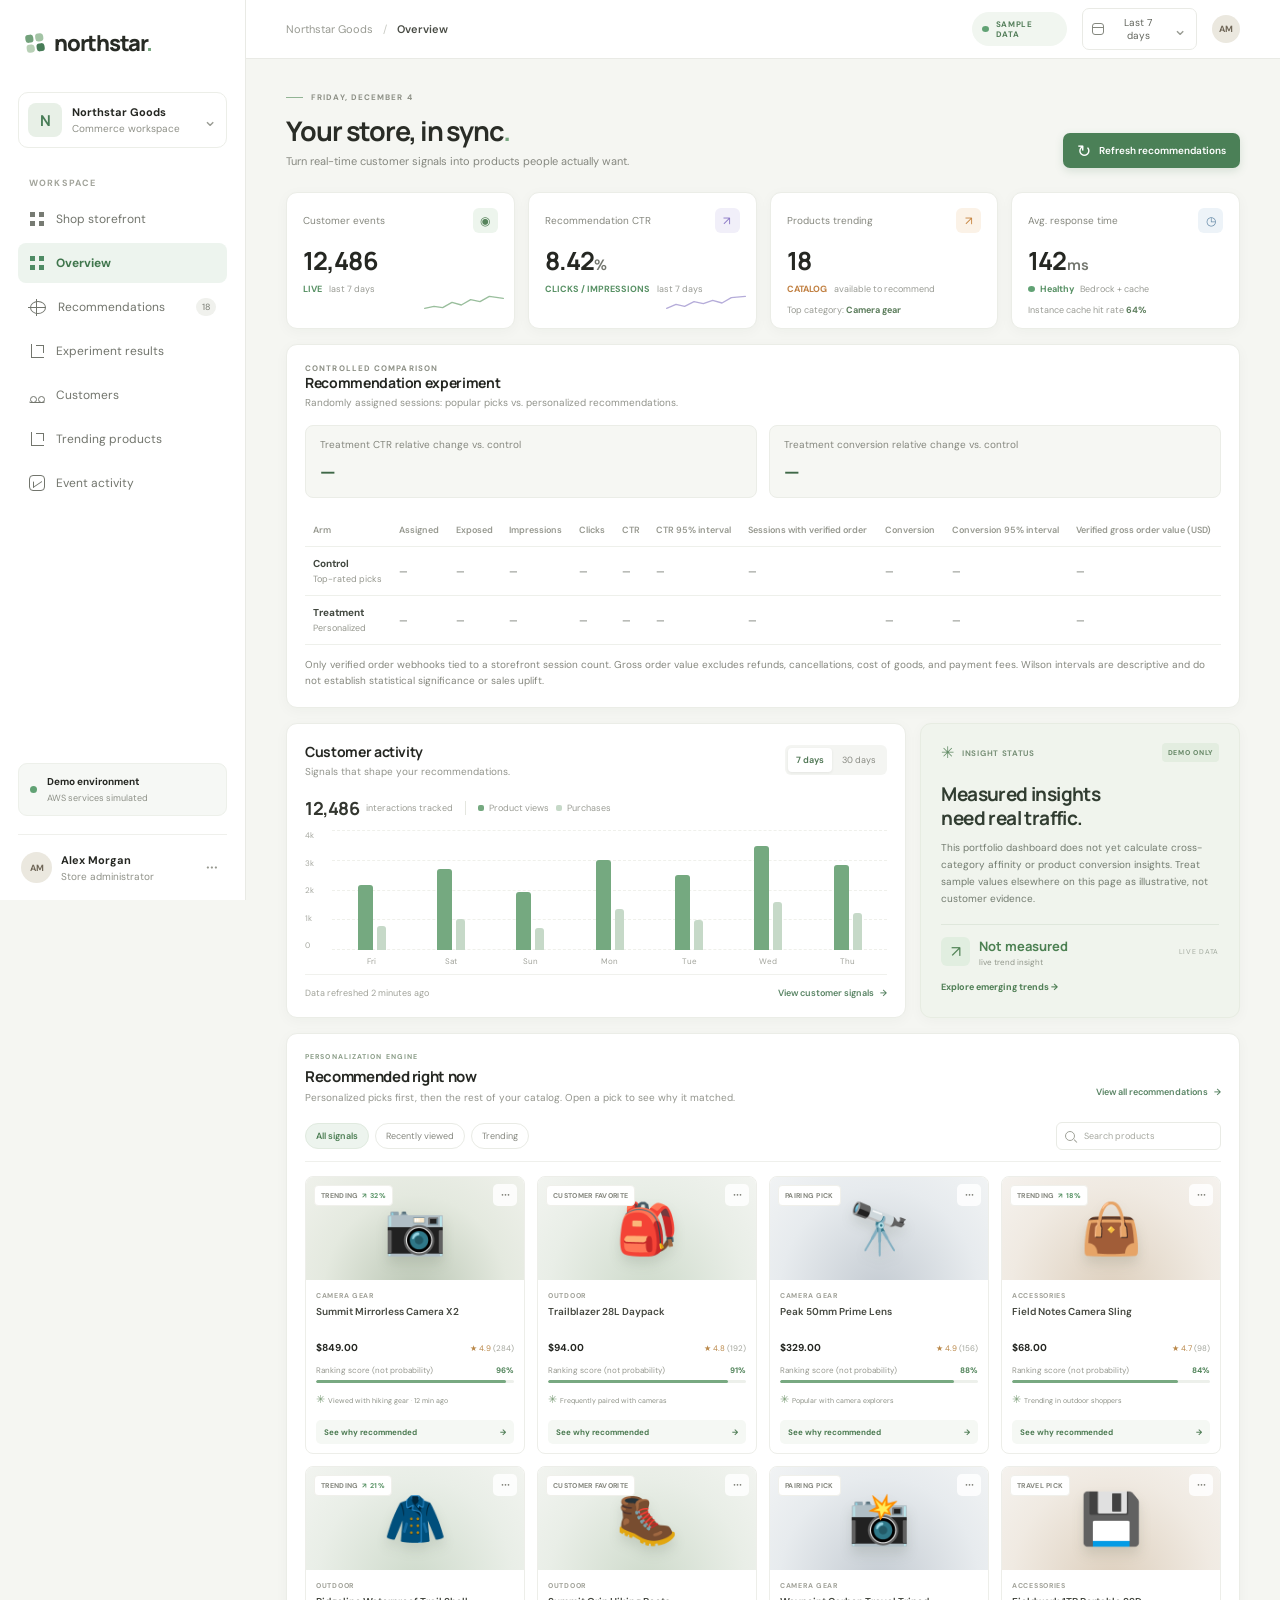
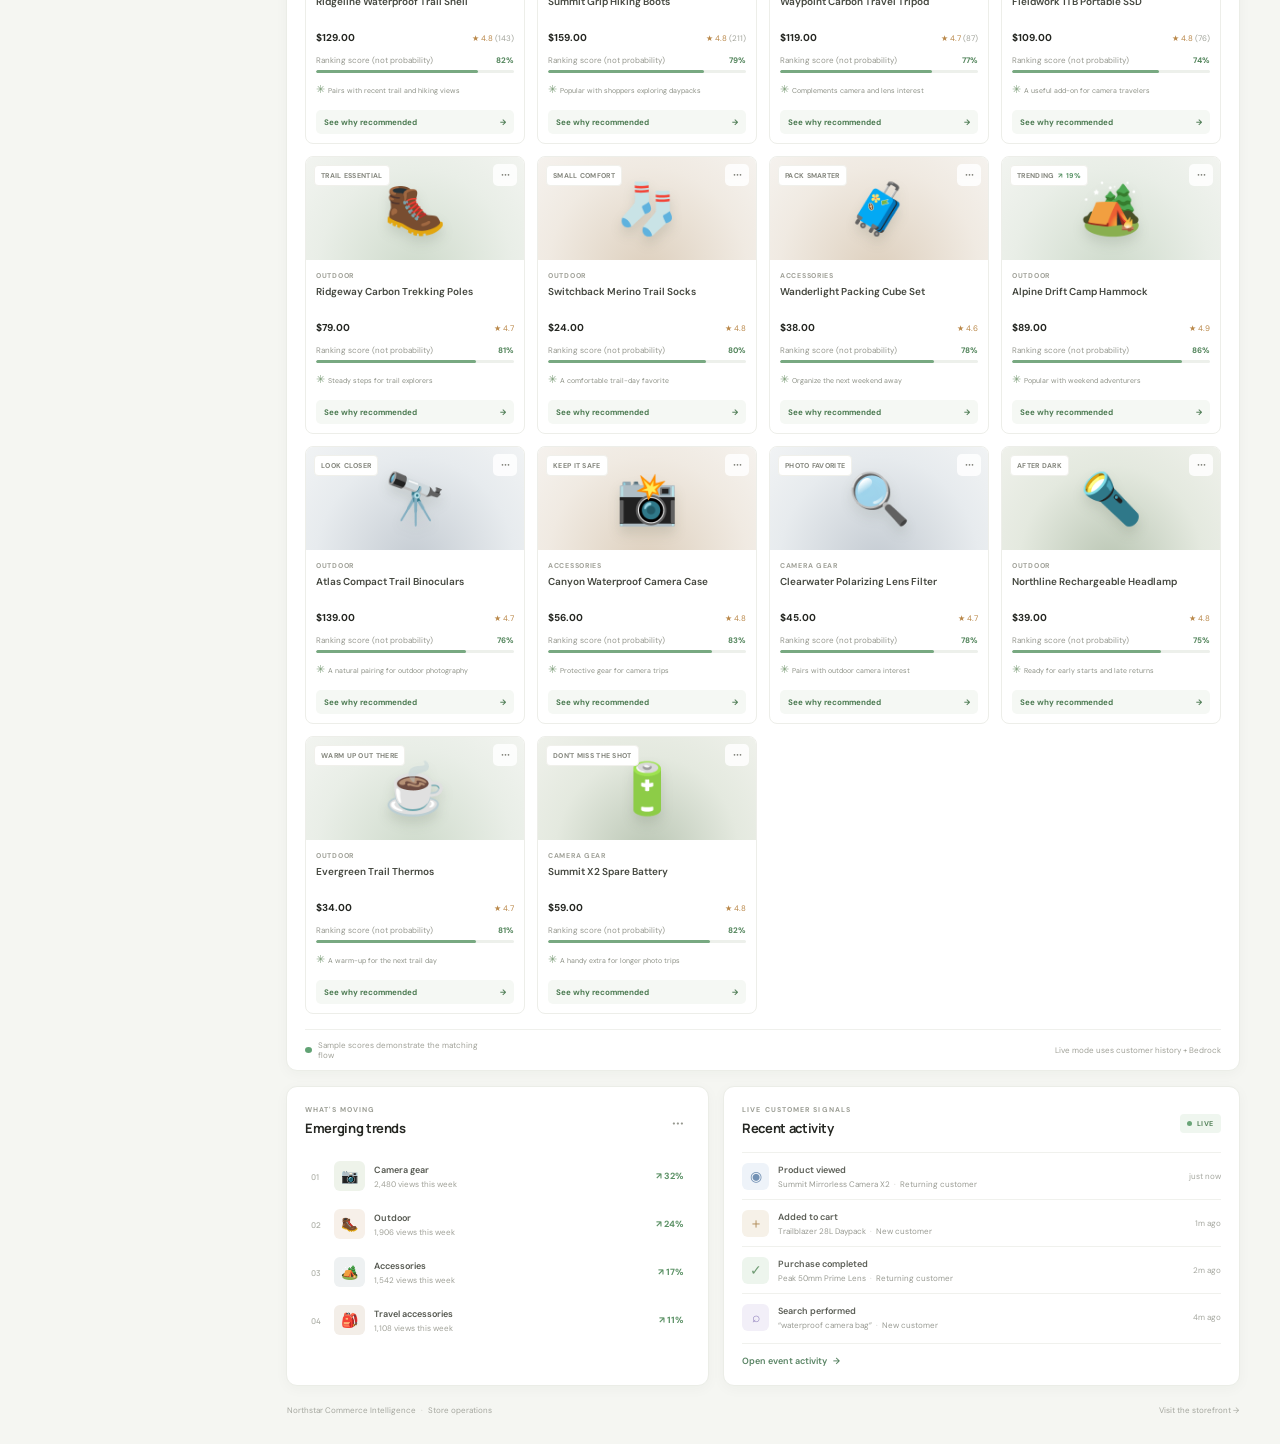
<file: web/dashboard.html>
<!doctype html>
<html lang="en">
  <head>
    <meta charset="utf-8" />
    <meta name="viewport" content="width=device-width, initial-scale=1" />
    <meta name="theme-color" content="#f5f6f2" />
    <meta name="description" content="A real-time commerce intelligence dashboard for personalized product recommendations." />
    <title>Northstar — Commerce intelligence</title>
    <link rel="preconnect" href="https://fonts.googleapis.com" />
    <link rel="preconnect" href="https://fonts.gstatic.com" crossorigin />
    <link href="https://fonts.googleapis.com/css2?family=DM+Sans:wght@400;500;600;700&family=Manrope:wght@400;500;600;700;800&display=swap" rel="stylesheet" />
    <link rel="stylesheet" href="./styles.css" />
    <script src="./config.js"></script>
    <script src="./app.js" defer></script>
  </head>
  <body>
    <div class="app-shell">
      <aside class="sidebar">
        <a class="brand" href="./index.html" aria-label="Northstar storefront">
          <span class="brand-mark" aria-hidden="true"><i></i><i></i><i></i><i></i></span>
          <span>northstar<span class="brand-period">.</span></span>
        </a>

        <div class="store-switcher">
          <span class="store-avatar">N</span>
          <span class="store-copy"><strong>Northstar Goods</strong><small>Commerce workspace</small></span>
          <span class="switch-chevron" aria-hidden="true">⌄</span>
        </div>

        <div class="nav-caption">WORKSPACE</div>
        <nav class="main-nav" aria-label="Main navigation">
          <a class="nav-link" href="./index.html"><span class="nav-icon icon-overview" aria-hidden="true"></span>Shop storefront</a>
          <a class="nav-link is-active" href="#overview" data-nav="overview"><span class="nav-icon icon-overview" aria-hidden="true"></span>Overview</a>
          <a class="nav-link" href="#recommendations" data-nav="recommendations"><span class="nav-icon icon-spark" aria-hidden="true"></span>Recommendations<span class="nav-badge" id="nav-count">18</span></a>
          <a class="nav-link" href="#experiment" data-nav="experiment"><span class="nav-icon icon-trend" aria-hidden="true"></span>Experiment results</a>
          <a class="nav-link" href="#customers" data-nav="customers"><span class="nav-icon icon-people" aria-hidden="true"></span>Customers</a>
          <a class="nav-link" href="#trends" data-nav="trends"><span class="nav-icon icon-trend" aria-hidden="true"></span>Trending products</a>
          <a class="nav-link" href="#activity" data-nav="activity"><span class="nav-icon icon-activity" aria-hidden="true"></span>Event activity</a>
        </nav>

        <div class="sidebar-bottom">
          <div class="aws-status" id="aws-status"><span class="pulse-dot"></span><span><strong id="aws-status-title">Demo environment</strong><small id="aws-status-detail">AWS services simulated</small></span></div>
          <div class="profile">
            <span class="profile-avatar">AM</span>
            <span class="profile-copy"><strong>Alex Morgan</strong><small>Store administrator</small></span>
            <button class="more-button" aria-label="More account options">···</button>
          </div>
        </div>
      </aside>

      <main id="overview" class="main-content">
        <header class="topbar">
          <div class="breadcrumbs"><span>Northstar Goods</span><span class="crumb-slash">/</span><strong id="breadcrumb-title">Overview</strong></div>
          <div class="topbar-right">
            <span class="demo-chip" id="environment-chip"><span class="pulse-dot"></span> SAMPLE DATA</span>
            <button class="date-button" type="button"><span class="calendar-icon" aria-hidden="true"></span>Last 7 days <span class="switch-chevron">⌄</span></button>
            <button class="auth-button" id="auth-button" type="button" hidden>Sign in</button>
            <button class="avatar-small" id="account-button" type="button" aria-label="Sign in">AM</button>
          </div>
        </header>

        <div class="page-content">
          <section class="welcome-row">
            <div>
              <div class="eyebrow"><span class="eyebrow-line"></span><span id="current-date"></span></div>
              <h1>Your store, in sync<span class="period">.</span></h1>
              <p class="subtitle">Turn real-time customer signals into products people actually want.</p>
            </div>
            <button class="button button-primary" id="refresh-recommendations" type="button"><span class="refresh-icon" aria-hidden="true">↻</span> Refresh recommendations</button>
          </section>

          <section class="metrics-grid" aria-label="Store performance">
            <article class="metric-card">
              <div class="metric-heading"><span>Customer events</span><span class="metric-symbol symbol-green" aria-hidden="true">◉</span></div>
              <div class="metric-number" id="metric-events">12,486</div>
              <div class="metric-foot"><span class="metric-change">LIVE</span><span>last 7 days</span></div>
              <div class="mini-sparkline sparkline-green" aria-hidden="true"><svg viewBox="0 0 120 28"><path d="M1 22 15 19 28 21 42 13 56 17 70 9 84 12 98 4 119 7" /></svg></div>
            </article>
            <article class="metric-card">
              <div class="metric-heading"><span>Recommendation CTR</span><span class="metric-symbol symbol-violet" aria-hidden="true">↗</span></div>
              <div class="metric-number"><span id="metric-ctr">8.42</span><span class="number-unit">%</span></div>
              <div class="metric-foot"><span class="metric-change">CLICKS / IMPRESSIONS</span><span>last 7 days</span></div>
              <div class="mini-sparkline sparkline-violet" aria-hidden="true"><svg viewBox="0 0 120 28"><path d="M1 22 15 16 28 19 42 12 56 15 70 10 84 14 98 6 119 4" /></svg></div>
            </article>
            <article class="metric-card">
              <div class="metric-heading"><span>Products trending</span><span class="metric-symbol symbol-orange" aria-hidden="true">↗</span></div>
              <div class="metric-number" id="metric-products">18</div>
              <div class="metric-foot"><span class="trend-label">CATALOG</span><span>available to recommend</span></div>
              <div class="metric-foot-note">Top category: <strong id="metric-top-category">Camera gear</strong></div>
            </article>
            <article class="metric-card">
              <div class="metric-heading"><span>Avg. response time</span><span class="metric-symbol symbol-blue" aria-hidden="true">◷</span></div>
              <div class="metric-number"><span id="metric-latency">142</span><span class="number-unit">ms</span></div>
              <div class="metric-foot"><span class="healthy-label"><span class="tiny-dot"></span> Healthy</span><span>Bedrock + cache</span></div>
              <div class="metric-foot-note">Instance cache hit rate <strong id="metric-cache-hit">64%</strong></div>
            </article>
          </section>

          <section id="experiment" class="panel experiment-panel" aria-labelledby="experiment-title">
            <div class="panel-heading">
              <div>
                <div class="section-overline">CONTROLLED COMPARISON</div>
                <h2 id="experiment-title">Recommendation experiment</h2>
                <p>Randomly assigned sessions: popular picks vs. personalized recommendations.</p>
              </div>
            </div>
            <div class="experiment-comparison">
              <div><span>Treatment CTR relative change vs. control</span><strong id="experiment-ctr-change">—</strong></div>
              <div><span>Treatment conversion relative change vs. control</span><strong id="experiment-conversion-change">—</strong></div>
            </div>
            <div class="experiment-table-wrap">
              <table class="experiment-table">
                <thead><tr><th scope="col">Arm</th><th scope="col">Assigned</th><th scope="col">Exposed</th><th scope="col">Impressions</th><th scope="col">Clicks</th><th scope="col">CTR</th><th scope="col">CTR 95% interval</th><th scope="col">Sessions with verified order</th><th scope="col">Conversion</th><th scope="col">Conversion 95% interval</th><th scope="col">Verified gross order value (USD)</th></tr></thead>
                <tbody>
                  <tr><th scope="row">Control <small>Top-rated picks</small></th><td id="experiment-control-assigned">—</td><td id="experiment-control-exposed">—</td><td id="experiment-control-impressions">—</td><td id="experiment-control-clicks">—</td><td id="experiment-control-ctr">—</td><td id="experiment-control-ctr-ci">—</td><td id="experiment-control-orders">—</td><td id="experiment-control-conversion">—</td><td id="experiment-control-conversion-ci">—</td><td id="experiment-control-sales">—</td></tr>
                  <tr><th scope="row">Treatment <small>Personalized</small></th><td id="experiment-treatment-assigned">—</td><td id="experiment-treatment-exposed">—</td><td id="experiment-treatment-impressions">—</td><td id="experiment-treatment-clicks">—</td><td id="experiment-treatment-ctr">—</td><td id="experiment-treatment-ctr-ci">—</td><td id="experiment-treatment-orders">—</td><td id="experiment-treatment-conversion">—</td><td id="experiment-treatment-conversion-ci">—</td><td id="experiment-treatment-sales">—</td></tr>
                </tbody>
              </table>
            </div>
            <p class="experiment-caveat" id="experiment-caveat">Only verified order webhooks tied to a storefront session count. Gross order value excludes refunds, cancellations, cost of goods, and payment fees. Wilson intervals are descriptive and do not establish statistical significance or sales uplift.</p>
          </section>

          <section class="content-grid">
            <article id="activity" class="panel activity-panel">
              <div class="panel-heading">
                <div><h2>Customer activity</h2><p>Signals that shape your recommendations.</p></div>
                <div class="segmented-control" role="group" aria-label="Activity time range">
                  <button class="segment is-selected" type="button" data-range="7">7 days</button>
                  <button class="segment" type="button" data-range="30">30 days</button>
                </div>
              </div>
              <div class="activity-summary"><strong id="activity-total">12,486</strong><span>interactions tracked</span><span class="summary-divider"></span><span class="activity-legend"><i></i>Product views</span><span class="activity-legend legend-purchases"><i></i>Purchases</span></div>
              <div class="chart" role="img" aria-label="Customer product views and purchases over the last seven days">
                <div class="chart-y-axis"><span>4k</span><span>3k</span><span>2k</span><span>1k</span><span>0</span></div>
                <div class="chart-main">
                  <div class="chart-guides" aria-hidden="true"><i></i><i></i><i></i><i></i><i></i></div>
                  <div id="activity-bars" class="bar-groups">
                    <div class="bar-group"><div class="bar-pair"><i style="height:54%"></i><i class="purchase-bar" style="height:20%"></i></div><span>Fri</span></div>
                    <div class="bar-group"><div class="bar-pair"><i style="height:67%"></i><i class="purchase-bar" style="height:26%"></i></div><span>Sat</span></div>
                    <div class="bar-group"><div class="bar-pair"><i style="height:48%"></i><i class="purchase-bar" style="height:18%"></i></div><span>Sun</span></div>
                    <div class="bar-group"><div class="bar-pair"><i style="height:74%"></i><i class="purchase-bar" style="height:34%"></i></div><span>Mon</span></div>
                    <div class="bar-group"><div class="bar-pair"><i style="height:62%"></i><i class="purchase-bar" style="height:25%"></i></div><span>Tue</span></div>
                    <div class="bar-group"><div class="bar-pair"><i style="height:86%"></i><i class="purchase-bar" style="height:40%"></i></div><span>Wed</span></div>
                    <div class="bar-group"><div class="bar-pair"><i style="height:70%"></i><i class="purchase-bar" style="height:31%"></i></div><span>Thu</span></div>
                  </div>
                </div>
              </div>
              <div class="chart-footer"><span>Data refreshed 2 minutes ago</span><a href="#customers">View customer signals <span aria-hidden="true">→</span></a></div>
            </article>

            <article class="panel insight-panel">
              <div class="insight-top"><span class="insight-icon" aria-hidden="true">✳</span><span>INSIGHT STATUS</span><span class="confidence-tag">DEMO ONLY</span></div>
              <h2>Measured insights<br />need real traffic.</h2>
              <p>This portfolio dashboard does not yet calculate cross-category affinity or product conversion insights. Treat sample values elsewhere on this page as illustrative, not customer evidence.</p>
              <div class="insight-rule"></div>
              <div class="insight-stat"><span class="insight-stat-icon">↗</span><span><strong>Not measured</strong><small>live trend insight</small></span><span class="stat-window">LIVE DATA</span></div>
              <a class="insight-link" href="#trends">Explore emerging trends <span aria-hidden="true">→</span></a>
            </article>
          </section>

          <section id="recommendations" class="panel recommendations-panel">
            <div class="panel-heading recommendations-heading">
              <div><div class="section-overline">PERSONALIZATION ENGINE</div><h2>Recommended right now</h2><p>Personalized picks first, then the rest of your catalog. Open a pick to see why it matched.</p></div>
              <button class="text-action" id="view-all-recommendations" type="button">View all recommendations <span aria-hidden="true">→</span></button>
            </div>
            <div class="recommendation-toolbar">
              <div class="filter-chips" role="group" aria-label="Filter recommendations">
                <button class="filter-chip is-active" type="button" data-filter="all">All signals</button>
                <button class="filter-chip" type="button" data-filter="views">Recently viewed</button>
                <button class="filter-chip" type="button" data-filter="trending">Trending</button>
              </div>
              <label class="search-box"><span class="search-icon" aria-hidden="true"></span><input id="product-search" type="search" placeholder="Search products" aria-label="Search recommended products" /></label>
            </div>

            <div class="product-grid" id="product-grid">
              <article class="product-card" data-product-id="camera-x2" data-name="Summit Mirrorless Camera X2" data-category="Camera gear" data-signal="views trending">
                <div class="product-visual product-camera"><span class="product-emoji" aria-hidden="true">📷</span><span class="product-trend">TRENDING <b>↗ 32%</b></span><button class="product-more" aria-label="More about Summit Mirrorless Camera X2">···</button></div>
                <div class="product-details"><span class="product-category">CAMERA GEAR</span><h3>Summit Mirrorless Camera X2</h3><div class="product-meta"><strong>$849.00</strong><span>★ 4.9 <small>(284)</small></span></div>
                  <div class="match-row"><span>Customer match</span><strong>96%</strong></div><div class="match-track"><i style="width:96%"></i></div>
                  <div class="product-reason"><span class="reason-spark">✳</span>Viewed with hiking gear <span class="reason-dot">·</span> 12 min ago</div>
                  <button class="product-open" type="button">See why recommended <span aria-hidden="true">→</span></button>
                </div>
              </article>
              <article class="product-card" data-product-id="trail-pack-28" data-name="Trailblazer 28L Daypack" data-category="Outdoor" data-signal="views">
                <div class="product-visual product-pack"><span class="product-emoji" aria-hidden="true">🎒</span><span class="product-tag">CUSTOMER FAVORITE</span><button class="product-more" aria-label="More about Trailblazer 28L Daypack">···</button></div>
                <div class="product-details"><span class="product-category">OUTDOOR</span><h3>Trailblazer 28L Daypack</h3><div class="product-meta"><strong>$94.00</strong><span>★ 4.8 <small>(192)</small></span></div>
                  <div class="match-row"><span>Customer match</span><strong>91%</strong></div><div class="match-track"><i style="width:91%"></i></div>
                  <div class="product-reason"><span class="reason-spark">✳</span>Frequently paired with cameras</div>
                  <button class="product-open" type="button">See why recommended <span aria-hidden="true">→</span></button>
                </div>
              </article>
              <article class="product-card" data-product-id="prime-lens-50" data-name="Peak 50mm Prime Lens" data-category="Camera gear" data-signal="trending">
                <div class="product-visual product-lens"><span class="product-emoji" aria-hidden="true">🔭</span><span class="product-tag">PAIRING PICK</span><button class="product-more" aria-label="More about Peak 50mm Prime Lens">···</button></div>
                <div class="product-details"><span class="product-category">CAMERA GEAR</span><h3>Peak 50mm Prime Lens</h3><div class="product-meta"><strong>$329.00</strong><span>★ 4.9 <small>(156)</small></span></div>
                  <div class="match-row"><span>Customer match</span><strong>88%</strong></div><div class="match-track"><i style="width:88%"></i></div>
                  <div class="product-reason"><span class="reason-spark">✳</span>Popular with camera explorers</div>
                  <button class="product-open" type="button">See why recommended <span aria-hidden="true">→</span></button>
                </div>
              </article>
              <article class="product-card" data-product-id="camera-sling" data-name="Field Notes Camera Sling" data-category="Accessories" data-signal="views trending">
                <div class="product-visual product-sling"><span class="product-emoji" aria-hidden="true">👜</span><span class="product-trend">TRENDING <b>↗ 18%</b></span><button class="product-more" aria-label="More about Field Notes Camera Sling">···</button></div>
                <div class="product-details"><span class="product-category">ACCESSORIES</span><h3>Field Notes Camera Sling</h3><div class="product-meta"><strong>$68.00</strong><span>★ 4.7 <small>(98)</small></span></div>
                  <div class="match-row"><span>Customer match</span><strong>84%</strong></div><div class="match-track"><i style="width:84%"></i></div>
                  <div class="product-reason"><span class="reason-spark">✳</span>Trending in outdoor shoppers</div>
                  <button class="product-open" type="button">See why recommended <span aria-hidden="true">→</span></button>
                </div>
              </article>
              <article class="product-card" data-product-id="trail-shell" data-name="Ridgeline Waterproof Trail Shell" data-category="Outdoor" data-signal="views trending">
                <div class="product-visual product-pack"><span class="product-emoji" aria-hidden="true">🧥</span><span class="product-trend">TRENDING <b>↗ 21%</b></span><button class="product-more" aria-label="More about Ridgeline Waterproof Trail Shell">···</button></div>
                <div class="product-details"><span class="product-category">OUTDOOR</span><h3>Ridgeline Waterproof Trail Shell</h3><div class="product-meta"><strong>$129.00</strong><span>★ 4.8 <small>(143)</small></span></div>
                  <div class="match-row"><span>Customer match</span><strong>82%</strong></div><div class="match-track"><i style="width:82%"></i></div>
                  <div class="product-reason"><span class="reason-spark">✳</span>Pairs with recent trail and hiking views</div>
                  <button class="product-open" type="button">See why recommended <span aria-hidden="true">→</span></button>
                </div>
              </article>
              <article class="product-card" data-product-id="summit-boots" data-name="Summit Grip Hiking Boots" data-category="Outdoor" data-signal="views trending">
                <div class="product-visual product-pack"><span class="product-emoji" aria-hidden="true">🥾</span><span class="product-tag">CUSTOMER FAVORITE</span><button class="product-more" aria-label="More about Summit Grip Hiking Boots">···</button></div>
                <div class="product-details"><span class="product-category">OUTDOOR</span><h3>Summit Grip Hiking Boots</h3><div class="product-meta"><strong>$159.00</strong><span>★ 4.8 <small>(211)</small></span></div>
                  <div class="match-row"><span>Customer match</span><strong>79%</strong></div><div class="match-track"><i style="width:79%"></i></div>
                  <div class="product-reason"><span class="reason-spark">✳</span>Popular with shoppers exploring daypacks</div>
                  <button class="product-open" type="button">See why recommended <span aria-hidden="true">→</span></button>
                </div>
              </article>
              <article class="product-card" data-product-id="carbon-tripod" data-name="Waypoint Carbon Travel Tripod" data-category="Camera gear" data-signal="trending">
                <div class="product-visual product-lens"><span class="product-emoji" aria-hidden="true">📸</span><span class="product-tag">PAIRING PICK</span><button class="product-more" aria-label="More about Waypoint Carbon Travel Tripod">···</button></div>
                <div class="product-details"><span class="product-category">CAMERA GEAR</span><h3>Waypoint Carbon Travel Tripod</h3><div class="product-meta"><strong>$119.00</strong><span>★ 4.7 <small>(87)</small></span></div>
                  <div class="match-row"><span>Customer match</span><strong>77%</strong></div><div class="match-track"><i style="width:77%"></i></div>
                  <div class="product-reason"><span class="reason-spark">✳</span>Complements camera and lens interest</div>
                  <button class="product-open" type="button">See why recommended <span aria-hidden="true">→</span></button>
                </div>
              </article>
              <article class="product-card" data-product-id="field-drive" data-name="Fieldwork 1TB Portable SSD" data-category="Accessories" data-signal="views">
                <div class="product-visual product-sling"><span class="product-emoji" aria-hidden="true">💾</span><span class="product-tag">TRAVEL PICK</span><button class="product-more" aria-label="More about Fieldwork 1TB Portable SSD">···</button></div>
                <div class="product-details"><span class="product-category">ACCESSORIES</span><h3>Fieldwork 1TB Portable SSD</h3><div class="product-meta"><strong>$109.00</strong><span>★ 4.8 <small>(76)</small></span></div>
                  <div class="match-row"><span>Customer match</span><strong>74%</strong></div><div class="match-track"><i style="width:74%"></i></div>
                  <div class="product-reason"><span class="reason-spark">✳</span>A useful add-on for camera travelers</div>
                  <button class="product-open" type="button">See why recommended <span aria-hidden="true">→</span></button>
                </div>
              </article>
              <article class="product-card" data-product-id="ridge-poles" data-name="Ridgeway Carbon Trekking Poles" data-category="Outdoor" data-signal="views trending">
                <div class="product-visual product-pack"><span class="product-emoji" aria-hidden="true">🥾</span><span class="product-tag">TRAIL ESSENTIAL</span><button class="product-more" aria-label="More about Ridgeway Carbon Trekking Poles">···</button></div>
                <div class="product-details"><span class="product-category">OUTDOOR</span><h3>Ridgeway Carbon Trekking Poles</h3><div class="product-meta"><strong>$79.00</strong><span>★ 4.7</span></div>
                  <div class="match-row"><span>Customer match</span><strong>81%</strong></div><div class="match-track"><i style="width:81%"></i></div><div class="product-reason"><span class="reason-spark">✳</span>Steady steps for trail explorers</div><button class="product-open" type="button">See why recommended <span aria-hidden="true">→</span></button>
                </div>
              </article>
              <article class="product-card" data-product-id="merino-socks" data-name="Switchback Merino Trail Socks" data-category="Outdoor" data-signal="views">
                <div class="product-visual product-sling"><span class="product-emoji" aria-hidden="true">🧦</span><span class="product-tag">SMALL COMFORT</span><button class="product-more" aria-label="More about Switchback Merino Trail Socks">···</button></div>
                <div class="product-details"><span class="product-category">OUTDOOR</span><h3>Switchback Merino Trail Socks</h3><div class="product-meta"><strong>$24.00</strong><span>★ 4.8</span></div>
                  <div class="match-row"><span>Customer match</span><strong>80%</strong></div><div class="match-track"><i style="width:80%"></i></div><div class="product-reason"><span class="reason-spark">✳</span>A comfortable trail-day favorite</div><button class="product-open" type="button">See why recommended <span aria-hidden="true">→</span></button>
                </div>
              </article>
              <article class="product-card" data-product-id="packing-cubes" data-name="Wanderlight Packing Cube Set" data-category="Accessories" data-signal="views">
                <div class="product-visual product-sling"><span class="product-emoji" aria-hidden="true">🧳</span><span class="product-tag">PACK SMARTER</span><button class="product-more" aria-label="More about Wanderlight Packing Cube Set">···</button></div>
                <div class="product-details"><span class="product-category">ACCESSORIES</span><h3>Wanderlight Packing Cube Set</h3><div class="product-meta"><strong>$38.00</strong><span>★ 4.6</span></div>
                  <div class="match-row"><span>Customer match</span><strong>78%</strong></div><div class="match-track"><i style="width:78%"></i></div><div class="product-reason"><span class="reason-spark">✳</span>Organize the next weekend away</div><button class="product-open" type="button">See why recommended <span aria-hidden="true">→</span></button>
                </div>
              </article>
              <article class="product-card" data-product-id="alpine-hammock" data-name="Alpine Drift Camp Hammock" data-category="Outdoor" data-signal="trending">
                <div class="product-visual product-pack"><span class="product-emoji" aria-hidden="true">🏕️</span><span class="product-trend">TRENDING <b>↗ 19%</b></span><button class="product-more" aria-label="More about Alpine Drift Camp Hammock">···</button></div>
                <div class="product-details"><span class="product-category">OUTDOOR</span><h3>Alpine Drift Camp Hammock</h3><div class="product-meta"><strong>$89.00</strong><span>★ 4.9</span></div>
                  <div class="match-row"><span>Customer match</span><strong>86%</strong></div><div class="match-track"><i style="width:86%"></i></div><div class="product-reason"><span class="reason-spark">✳</span>Popular with weekend adventurers</div><button class="product-open" type="button">See why recommended <span aria-hidden="true">→</span></button>
                </div>
              </article>
              <article class="product-card" data-product-id="atlas-binoculars" data-name="Atlas Compact Trail Binoculars" data-category="Outdoor" data-signal="views trending">
                <div class="product-visual product-lens"><span class="product-emoji" aria-hidden="true">🔭</span><span class="product-tag">LOOK CLOSER</span><button class="product-more" aria-label="More about Atlas Compact Trail Binoculars">···</button></div>
                <div class="product-details"><span class="product-category">OUTDOOR</span><h3>Atlas Compact Trail Binoculars</h3><div class="product-meta"><strong>$139.00</strong><span>★ 4.7</span></div>
                  <div class="match-row"><span>Customer match</span><strong>76%</strong></div><div class="match-track"><i style="width:76%"></i></div><div class="product-reason"><span class="reason-spark">✳</span>A natural pairing for outdoor photography</div><button class="product-open" type="button">See why recommended <span aria-hidden="true">→</span></button>
                </div>
              </article>
              <article class="product-card" data-product-id="camera-case" data-name="Canyon Waterproof Camera Case" data-category="Accessories" data-signal="views">
                <div class="product-visual product-sling"><span class="product-emoji" aria-hidden="true">📸</span><span class="product-tag">KEEP IT SAFE</span><button class="product-more" aria-label="More about Canyon Waterproof Camera Case">···</button></div>
                <div class="product-details"><span class="product-category">ACCESSORIES</span><h3>Canyon Waterproof Camera Case</h3><div class="product-meta"><strong>$56.00</strong><span>★ 4.8</span></div>
                  <div class="match-row"><span>Customer match</span><strong>83%</strong></div><div class="match-track"><i style="width:83%"></i></div><div class="product-reason"><span class="reason-spark">✳</span>Protective gear for camera trips</div><button class="product-open" type="button">See why recommended <span aria-hidden="true">→</span></button>
                </div>
              </article>
              <article class="product-card" data-product-id="polarizer-filter" data-name="Clearwater Polarizing Lens Filter" data-category="Camera gear" data-signal="trending">
                <div class="product-visual product-lens"><span class="product-emoji" aria-hidden="true">🔍</span><span class="product-tag">PHOTO FAVORITE</span><button class="product-more" aria-label="More about Clearwater Polarizing Lens Filter">···</button></div>
                <div class="product-details"><span class="product-category">CAMERA GEAR</span><h3>Clearwater Polarizing Lens Filter</h3><div class="product-meta"><strong>$45.00</strong><span>★ 4.7</span></div>
                  <div class="match-row"><span>Customer match</span><strong>78%</strong></div><div class="match-track"><i style="width:78%"></i></div><div class="product-reason"><span class="reason-spark">✳</span>Pairs with outdoor camera interest</div><button class="product-open" type="button">See why recommended <span aria-hidden="true">→</span></button>
                </div>
              </article>
              <article class="product-card" data-product-id="trail-headlamp" data-name="Northline Rechargeable Headlamp" data-category="Outdoor" data-signal="views">
                <div class="product-visual product-camera"><span class="product-emoji" aria-hidden="true">🔦</span><span class="product-tag">AFTER DARK</span><button class="product-more" aria-label="More about Northline Rechargeable Headlamp">···</button></div>
                <div class="product-details"><span class="product-category">OUTDOOR</span><h3>Northline Rechargeable Headlamp</h3><div class="product-meta"><strong>$39.00</strong><span>★ 4.8</span></div>
                  <div class="match-row"><span>Customer match</span><strong>75%</strong></div><div class="match-track"><i style="width:75%"></i></div><div class="product-reason"><span class="reason-spark">✳</span>Ready for early starts and late returns</div><button class="product-open" type="button">See why recommended <span aria-hidden="true">→</span></button>
                </div>
              </article>
              <article class="product-card" data-product-id="thermos-flask" data-name="Evergreen Trail Thermos" data-category="Outdoor" data-signal="views trending">
                <div class="product-visual product-pack"><span class="product-emoji" aria-hidden="true">☕</span><span class="product-tag">WARM UP OUT THERE</span><button class="product-more" aria-label="More about Evergreen Trail Thermos">···</button></div>
                <div class="product-details"><span class="product-category">OUTDOOR</span><h3>Evergreen Trail Thermos</h3><div class="product-meta"><strong>$34.00</strong><span>★ 4.7</span></div>
                  <div class="match-row"><span>Customer match</span><strong>81%</strong></div><div class="match-track"><i style="width:81%"></i></div><div class="product-reason"><span class="reason-spark">✳</span>A warm-up for the next trail day</div><button class="product-open" type="button">See why recommended <span aria-hidden="true">→</span></button>
                </div>
              </article>
              <article class="product-card" data-product-id="camera-battery" data-name="Summit X2 Spare Battery" data-category="Camera gear" data-signal="views">
                <div class="product-visual product-camera"><span class="product-emoji" aria-hidden="true">🔋</span><span class="product-tag">DON'T MISS THE SHOT</span><button class="product-more" aria-label="More about Summit X2 Spare Battery">···</button></div>
                <div class="product-details"><span class="product-category">CAMERA GEAR</span><h3>Summit X2 Spare Battery</h3><div class="product-meta"><strong>$59.00</strong><span>★ 4.8</span></div>
                  <div class="match-row"><span>Customer match</span><strong>82%</strong></div><div class="match-track"><i style="width:82%"></i></div><div class="product-reason"><span class="reason-spark">✳</span>A handy extra for longer photo trips</div><button class="product-open" type="button">See why recommended <span aria-hidden="true">→</span></button>
                </div>
              </article>
            </div>
            <div id="empty-products" class="empty-state" hidden>No products match that search. Try another name or filter.</div>
            <div class="recommendation-foot"><span><span class="tiny-dot"></span> Sample scores demonstrate the matching flow</span><span>Live mode uses customer history + Bedrock</span></div>
          </section>

          <section class="lower-grid">
            <article id="trends" class="panel trends-panel">
              <div class="panel-heading compact-heading"><div><div class="section-overline">WHAT'S MOVING</div><h2>Emerging trends</h2></div><button class="icon-more" type="button" aria-label="More trend options">···</button></div>
              <div class="trend-list" id="trend-list">
                <button class="trend-item trend-item-button" type="button" data-category="Camera gear"><span class="trend-rank">01</span><span class="trend-art art-camera">📷</span><span class="trend-copy"><strong>Camera gear</strong><small>2,480 views this week</small></span><span class="trend-growth">↗ 32%</span></button>
                <button class="trend-item trend-item-button" type="button" data-category="Outdoor"><span class="trend-rank">02</span><span class="trend-art art-trail">🥾</span><span class="trend-copy"><strong>Outdoor</strong><small>1,906 views this week</small></span><span class="trend-growth">↗ 24%</span></button>
                <button class="trend-item trend-item-button" type="button" data-category="Accessories"><span class="trend-rank">03</span><span class="trend-art art-camp">🏕️</span><span class="trend-copy"><strong>Accessories</strong><small>1,542 views this week</small></span><span class="trend-growth">↗ 17%</span></button>
                <button class="trend-item trend-item-button" type="button" data-category="Accessories"><span class="trend-rank">04</span><span class="trend-art art-sling">🎒</span><span class="trend-copy"><strong>Travel accessories</strong><small>1,108 views this week</small></span><span class="trend-growth">↗ 11%</span></button>
              </div>
            </article>

            <article id="customers" class="panel signals-panel">
              <div class="panel-heading compact-heading"><div><div class="section-overline">LIVE CUSTOMER SIGNALS</div><h2>Recent activity</h2></div><span class="live-label"><i></i> LIVE</span></div>
              <div class="signal-list" id="signal-list">
                <div class="signal-item"><span class="signal-icon signal-view">◉</span><span class="signal-copy"><strong>Product viewed</strong><small>Summit Mirrorless Camera X2 <span>·</span> Returning customer</small></span><time>just now</time></div>
                <div class="signal-item"><span class="signal-icon signal-cart">＋</span><span class="signal-copy"><strong>Added to cart</strong><small>Trailblazer 28L Daypack <span>·</span> New customer</small></span><time>1m ago</time></div>
                <div class="signal-item"><span class="signal-icon signal-buy">✓</span><span class="signal-copy"><strong>Purchase completed</strong><small>Peak 50mm Prime Lens <span>·</span> Returning customer</small></span><time>2m ago</time></div>
                <div class="signal-item"><span class="signal-icon signal-search">⌕</span><span class="signal-copy"><strong>Search performed</strong><small>“waterproof camera bag” <span>·</span> New customer</small></span><time>4m ago</time></div>
              </div>
              <a class="panel-bottom-link" href="#activity">Open event activity <span aria-hidden="true">→</span></a>
            </article>
          </section>

          <footer class="page-footer"><span>Northstar Commerce Intelligence <span>·</span> Store operations</span><span><a href="./index.html">Visit the storefront →</a></span></footer>
        </div>
      </main>
    </div>
    <section class="auth-gate" id="auth-gate" hidden aria-labelledby="auth-title">
      <div class="auth-card">
        <span class="auth-brand-mark" aria-hidden="true">✳</span>
        <div class="section-overline">NORTHSTAR COMMERCE</div>
        <h2 id="auth-title">A little more context.<br />A lot more relevant.</h2>
        <p>Sign in to securely connect your customer signals and view personalized product recommendations.</p>
        <button class="button button-primary auth-login" id="auth-login" type="button">Continue to sign in <span aria-hidden="true">→</span></button>
        <small>Secure sign-in is managed by Amazon Cognito.</small>
      </div>
    </section>
    <dialog class="detail-dialog" id="detail-dialog" aria-labelledby="detail-title">
      <div class="detail-shell">
        <button class="detail-close" id="detail-close" type="button" aria-label="Close details">×</button>
        <div class="detail-visual" id="detail-visual" aria-hidden="true">✳</div>
        <div class="detail-content">
          <div class="section-overline" id="detail-eyebrow">PRODUCT DETAILS</div>
          <div class="detail-category" id="detail-category"></div>
          <h2 id="detail-title"></h2>
          <div class="detail-meta"><strong id="detail-price"></strong><span id="detail-rating"></span></div>
          <p class="detail-description" id="detail-description"></p>
          <div class="detail-reason"><strong id="detail-reason-title">Why this was recommended</strong><p id="detail-reason"></p></div>
          <button class="button button-primary detail-action" id="detail-action" type="button">Explore related products <span aria-hidden="true">→</span></button>
          <small class="detail-note" id="detail-note">Demo catalog item. A real store product page or checkout is not connected.</small>
        </div>
      </div>
    </dialog>
    <div class="toast" id="toast" role="status" aria-live="polite"></div>
  </body>
</html>
</file>
<file: web/styles.css>
:root {
  color-scheme: light;
  --ink: #252722;
  --muted: #85877e;
  --line: #e9eae5;
  --surface: #fff;
  --canvas: #f5f6f2;
  --green: #4e8b64;
  --green-dark: #34724b;
  --green-pale: #e9f3eb;
  --violet: #8b78c6;
  --shadow: 0 3px 14px rgba(39, 46, 35, .035);
  font-family: "DM Sans", sans-serif;
  font-synthesis: none;
  text-rendering: optimizeLegibility;
}

* { box-sizing: border-box; }
html { scroll-behavior: smooth; scroll-padding-top: 90px; }
body { margin: 0; background: var(--canvas); color: var(--ink); font-size: 13px; -webkit-font-smoothing: antialiased; }
button, input { font: inherit; }
button, a { -webkit-tap-highlight-color: transparent; }
button { color: inherit; }
a { color: inherit; text-decoration: none; }
.app-shell { min-height: 100vh; }

.sidebar { background: #fff; border-right: 1px solid var(--line); bottom: 0; display: flex; flex-direction: column; left: 0; padding: 28px 18px 17px; position: fixed; top: 0; width: 246px; z-index: 5; }
.brand { align-items: center; color: #282b25; display: flex; font: 800 22px "Manrope", sans-serif; gap: 10px; letter-spacing: -1.25px; padding: 0 8px; }
.brand-period, .period { color: #79a881; }
.brand-mark { display: grid; gap: 2px; grid-template-columns: repeat(2, 8px); transform: rotate(-8deg); }
.brand-mark i { background: #72a17b; border-radius: 3px; height: 8px; width: 8px; }
.brand-mark i:nth-child(2) { background: #a3c4a5; }
.brand-mark i:nth-child(3) { background: #b8d0b6; }
.brand-mark i:nth-child(4) { background: #477c57; }
.store-switcher { align-items: center; border: 1px solid #eceee8; border-radius: 10px; display: flex; gap: 10px; margin: 34px 0 29px; padding: 10px 9px; }
.store-avatar { align-items: center; background: #e8f0e7; border-radius: 8px; color: #477c56; display: flex; flex: 0 0 34px; font: 700 15px "Manrope", sans-serif; height: 34px; justify-content: center; }
.store-copy, .profile-copy { display: grid; gap: 3px; min-width: 0; }
.store-copy strong, .profile-copy strong { font-size: 11px; font-weight: 700; }
.store-copy small, .profile-copy small { color: #8f9188; font-size: 10px; }
.switch-chevron { color: #999b93; font-size: 17px; margin-left: auto; }
.nav-caption { color: #a2a49b; font-size: 9px; font-weight: 700; letter-spacing: 1.15px; margin: 0 0 10px 11px; }
.main-nav { display: grid; gap: 4px; }
.nav-link { align-items: center; border-radius: 8px; color: #72756d; display: flex; font-size: 12px; gap: 11px; min-height: 40px; padding: 0 11px; transition: background .18s, color .18s; }
.nav-link:hover { background: #f7f8f5; color: #38463a; }
.nav-link.is-active { background: #edf4ee; color: #40764d; font-weight: 700; }
.nav-icon { display: inline-block; flex: 0 0 16px; height: 16px; position: relative; width: 16px; }
.icon-overview { background: linear-gradient(#777b73, #777b73) 1px 1px/5px 5px, linear-gradient(#777b73, #777b73) 10px 1px/5px 5px, linear-gradient(#777b73, #777b73) 1px 10px/5px 5px, linear-gradient(#777b73, #777b73) 10px 10px/5px 5px; background-repeat: no-repeat; }
.is-active .icon-overview { background-image: linear-gradient(#4e8b64, #4e8b64), linear-gradient(#4e8b64, #4e8b64), linear-gradient(#4e8b64, #4e8b64), linear-gradient(#4e8b64, #4e8b64); }
.icon-spark { border: 1.4px solid currentColor; border-radius: 50%; height: 13px; margin: 1px; width: 13px; }
.icon-spark::before, .icon-spark::after { background: currentColor; content: ""; left: 5px; position: absolute; top: -3px; }
.icon-spark::before { height: 17px; width: 1.2px; }
.icon-spark::after { height: 1.2px; left: -3px; top: 5px; width: 17px; }
.icon-people::before, .icon-people::after { border: 1.4px solid currentColor; border-radius: 50%; content: ""; height: 5px; left: 1px; position: absolute; top: 1px; width: 5px; }
.icon-people::after { left: 9px; }
.icon-people { border-bottom: 1.5px solid currentColor; border-radius: 7px 7px 2px 2px; height: 8px; margin-top: 7px; width: 15px; }
.icon-trend::before { border-bottom: 1.5px solid currentColor; border-left: 1.5px solid currentColor; bottom: 1px; content: ""; left: 2px; position: absolute; right: 1px; top: 1px; }
.icon-trend::after { border-right: 1.6px solid currentColor; border-top: 1.6px solid currentColor; content: ""; height: 7px; position: absolute; right: 1px; top: 2px; transform: rotate(0deg); width: 7px; }
.icon-activity { border: 1.4px solid currentColor; border-radius: 4px; }
.icon-activity::after { border-bottom: 1.3px solid currentColor; border-left: 1.3px solid currentColor; content: ""; height: 5px; left: 3px; position: absolute; top: 3px; transform: skewY(-34deg); width: 8px; }
.nav-badge { background: #f0f1ed; border-radius: 9px; color: #777a71; font-size: 9px; margin-left: auto; padding: 3px 6px; }
.sidebar-bottom { margin-top: auto; }
.aws-status { align-items: center; background: #f6f8f5; border: 1px solid #edf0ea; border-radius: 9px; display: flex; gap: 10px; margin: 0 0 18px; padding: 11px; }
.pulse-dot, .tiny-dot { background: #61a274; border-radius: 50%; display: inline-block; flex: 0 0 7px; height: 7px; }
.aws-status > span:last-child { display: grid; gap: 4px; }
.aws-status strong { font-size: 10px; }
.aws-status small { color: #8d9087; font-size: 9px; }
.profile { align-items: center; border-top: 1px solid #eff0ec; display: flex; gap: 9px; padding: 17px 3px 0; }
.profile-avatar, .avatar-small { align-items: center; background: #ebe8df; border: 0; border-radius: 50%; color: #6f6657; display: inline-flex; flex: 0 0 31px; font-size: 9px; font-weight: 700; height: 31px; justify-content: center; }
.more-button, .icon-more { background: none; border: 0; color: #96988f; cursor: pointer; font-size: 19px; margin-left: auto; }

.main-content { margin-left: 246px; min-height: 100vh; }
.topbar { align-items: center; background: rgba(255,255,255,.94); border-bottom: 1px solid var(--line); display: flex; height: 59px; justify-content: space-between; padding: 0 40px; position: sticky; top: 0; z-index: 4; }
.breadcrumbs { align-items: center; color: #999b93; display: flex; font-size: 11px; gap: 10px; }
.breadcrumbs strong { color: #484b44; font-weight: 600; }
.crumb-slash { color: #c9cbc4; }
.topbar-right { align-items: center; display: flex; gap: 15px; }
.demo-chip { align-items: center; background: #f1f6f0; border-radius: 20px; color: #527d59; display: inline-flex; font-size: 8px; font-weight: 700; gap: 7px; letter-spacing: .65px; padding: 7px 10px; }
.demo-chip .pulse-dot { height: 6px; width: 6px; }
.date-button { align-items: center; background: white; border: 1px solid #e9eae5; border-radius: 7px; color: #62655d; cursor: pointer; display: inline-flex; font-size: 10px; gap: 8px; padding: 7px 9px; }
.auth-button { background: #4b8057; border: 0; border-radius: 6px; color: white; cursor: pointer; font-size: 9px; font-weight: 600; padding: 8px 12px; }
.auth-button[hidden] { display: none; }
.calendar-icon { border: 1.3px solid #85887f; border-radius: 3px; height: 12px; position: relative; width: 12px; }
.calendar-icon::before { border-top: 1.2px solid #85887f; content: ""; left: 0; position: absolute; right: 0; top: 3px; }
.avatar-small { cursor: pointer; flex-basis: 28px; height: 28px; }
.page-content { margin: 0 auto; max-width: 1440px; padding: 33px 40px 22px; }
.welcome-row { align-items: end; display: flex; justify-content: space-between; margin-bottom: 24px; }
.eyebrow, .section-overline { align-items: center; color: #8d9086; display: flex; font-size: 8px; font-weight: 700; gap: 8px; letter-spacing: 1.1px; }
.eyebrow-line { background: #91b494; height: 1px; width: 17px; }
h1, h2, h3, p { margin-top: 0; }
h1 { color: #292c26; font: 700 27px "Manrope", sans-serif; letter-spacing: -1.1px; margin: 10px 0 5px; }
.subtitle { color: #85877f; font-size: 11px; margin: 0; }
.button { align-items: center; border: 0; border-radius: 7px; cursor: pointer; display: inline-flex; font-size: 10px; font-weight: 600; gap: 8px; padding: 11px 14px; transition: transform .16s, background .16s; }
.button:active { transform: translateY(1px); }
.button-primary { background: #4b8057; box-shadow: 0 3px 8px #4b80572c; color: white; }
.button-primary:hover { background: #3e704a; }
.refresh-icon { font-size: 17px; line-height: 10px; }
.refresh-icon.is-spinning { animation: spin .65s ease-in-out; }
@keyframes spin { to { transform: rotate(360deg); } }

.metrics-grid { display: grid; gap: 13px; grid-template-columns: repeat(4, minmax(0, 1fr)); margin-bottom: 15px; }
.metric-card, .panel { background: var(--surface); border: 1px solid #ebede7; border-radius: 11px; box-shadow: var(--shadow); }
.metric-card { min-height: 126px; overflow: hidden; padding: 15px 16px 12px; position: relative; }
.metric-heading { align-items: center; color: #85877e; display: flex; font-size: 10px; justify-content: space-between; }
.metric-symbol { align-items: center; border-radius: 6px; display: flex; font-size: 12px; height: 25px; justify-content: center; width: 25px; }
.symbol-green { background: #edf5ed; color: #56835b; }
.symbol-violet { background: #f1eff9; color: #8b78c6; }
.symbol-orange { background: #fbf2e7; color: #c78642; }
.symbol-blue { background: #edf3f8; color: #6086a4; }
.metric-number { font: 700 25px "Manrope", sans-serif; letter-spacing: -.9px; margin: 10px 0 5px; }
.number-unit { color: #73766e; font: 600 15px "DM Sans", sans-serif; letter-spacing: 0; }
.metric-foot { align-items: center; color: #999b94; display: flex; font-size: 9px; gap: 7px; }
.metric-change, .healthy-label { color: #589165; font-size: 9px; font-weight: 700; }
.trend-label { color: #c18042; font-size: 9px; font-weight: 700; }
.healthy-label { align-items: center; display: inline-flex; gap: 5px; }
.healthy-label .tiny-dot { height: 6px; width: 6px; }
.mini-sparkline { bottom: 10px; height: 30px; opacity: .8; position: absolute; right: 10px; width: 80px; }
.mini-sparkline svg { height: 100%; overflow: visible; width: 100%; }
.mini-sparkline path { fill: none; stroke: #80ae84; stroke-linecap: round; stroke-linejoin: round; stroke-width: 2; }
.sparkline-violet path { stroke: #a398d0; }
.metric-foot-note { color: #999b94; font-size: 9px; margin-top: 9px; }
.metric-foot-note strong { color: #5d7e5d; }

.content-grid { display: grid; gap: 14px; grid-template-columns: minmax(0, 1.65fr) minmax(280px, .85fr); margin-bottom: 15px; }
.panel { min-width: 0; padding: 18px; }
.experiment-panel { margin-bottom: 15px; }
.experiment-comparison { display: grid; gap: 12px; grid-template-columns: repeat(2, minmax(0, 1fr)); margin: 16px 0; }
.experiment-comparison > div { background: #f6f7f3; border: 1px solid #ebede7; border-radius: 8px; display: flex; flex-direction: column; gap: 7px; padding: 12px 14px; }
.experiment-comparison span, .experiment-caveat { color: #85877e; font-size: 10px; }
.experiment-comparison strong { color: #3f6847; font: 700 20px "Manrope", sans-serif; }
.experiment-table-wrap { overflow-x: auto; }
.experiment-table { border-collapse: collapse; min-width: 760px; text-align: left; width: 100%; }
.experiment-table th, .experiment-table td { border-bottom: 1px solid #eef0eb; color: #62665d; font-size: 10px; padding: 10px 8px; white-space: nowrap; }
.experiment-table thead th { color: #96988f; font-size: 9px; font-weight: 600; }
.experiment-table tbody th { color: #41473f; font-weight: 700; }
.experiment-table tbody th small { color: #96988f; display: block; font-size: 9px; font-weight: 400; margin-top: 3px; }
.experiment-caveat { line-height: 1.6; margin: 12px 0 0; }
.panel-heading { align-items: center; display: flex; justify-content: space-between; }
.panel-heading h2 { font: 700 14px "Manrope", sans-serif; letter-spacing: -.35px; margin: 0 0 4px; }
.panel-heading p { color: #92948c; font-size: 10px; margin: 0; }
.segmented-control { background: #f4f5f2; border-radius: 6px; display: flex; gap: 2px; padding: 3px; }
.segment { background: transparent; border: 0; border-radius: 4px; color: #898b83; cursor: pointer; font-size: 9px; padding: 6px 8px; }
.segment.is-selected { background: white; box-shadow: 0 1px 3px #20251b13; color: #4e7553; font-weight: 600; }
.activity-summary { align-items: center; color: #9a9c94; display: flex; font-size: 9px; gap: 7px; margin: 18px 0 4px; }
.activity-summary > strong { color: #33362f; font: 700 18px "Manrope", sans-serif; letter-spacing: -.5px; }
.summary-divider { background: #e4e6df; height: 14px; margin: 0 5px; width: 1px; }
.activity-legend { align-items: center; display: inline-flex; gap: 5px; }
.activity-legend i { background: #75a980; border-radius: 2px; height: 6px; width: 6px; }
.legend-purchases i { background: #c6d9c8; }
.chart { display: flex; height: 139px; margin-top: 9px; }
.chart-y-axis { color: #a7a9a1; display: flex; flex: 0 0 27px; flex-direction: column; font-size: 8px; justify-content: space-between; padding: 1px 0 18px; }
.chart-main { flex: 1; min-width: 0; position: relative; }
.chart-guides { bottom: 18px; display: flex; flex-direction: column; justify-content: space-between; left: 0; position: absolute; right: 0; top: 1px; }
.chart-guides i { border-top: 1px dashed #eff0eb; display: block; }
.bar-groups { align-items: stretch; bottom: 0; display: flex; justify-content: space-around; left: 0; position: absolute; right: 0; top: 0; }
.bar-group { align-items: center; display: flex; flex: 1; flex-direction: column; justify-content: end; }
.bar-group[hidden] { display: none; }
.bar-pair { align-items: end; display: flex; gap: 4px; height: calc(100% - 18px); justify-content: center; width: 100%; }
.bar-pair i { background: #75a980; border-radius: 3px 3px 0 0; max-width: 15px; transition: height .35s ease; width: 25%; }
.bar-pair .purchase-bar { background: #c6d9c8; max-width: 9px; }
.bar-group > span { color: #a1a39b; font-size: 8px; height: 18px; padding-top: 6px; }
.chart-footer { align-items: center; border-top: 1px solid #f0f1ed; color: #a1a39a; display: flex; font-size: 9px; justify-content: space-between; margin-top: 6px; padding-top: 12px; }
.chart-footer a, .text-action, .panel-bottom-link { color: #588363; font-size: 9px; font-weight: 600; }
.chart-footer a span, .text-action span, .panel-bottom-link span { margin-left: 4px; }

.insight-panel { background: #f0f4ed; border-color: #e7ece2; padding: 18px 20px 16px; }
.insight-top { align-items: center; color: #789078; display: flex; font-size: 8px; font-weight: 700; gap: 7px; letter-spacing: .7px; }
.insight-icon { color: #648c67; font-size: 16px; }
.confidence-tag { background: #e3ede0; border-radius: 4px; color: #668766; font-size: 7px; margin-left: auto; padding: 5px 6px; }
.insight-panel h2 { color: #313d31; font: 700 19px "Manrope", sans-serif; letter-spacing: -.6px; line-height: 1.25; margin: 20px 0 8px; }
.insight-panel > p { color: #737c70; font-size: 10px; line-height: 1.7; margin-bottom: 17px; }
.insight-panel > p strong { color: #4d7250; }
.insight-rule { background: #dfe7dc; height: 1px; }
.insight-stat { align-items: center; display: flex; gap: 9px; padding: 12px 0 10px; }
.insight-stat-icon { align-items: center; background: #e1eee0; border-radius: 6px; color: #528356; display: flex; font-size: 16px; height: 29px; justify-content: center; width: 29px; }
.insight-stat > span:nth-child(2) { display: grid; gap: 2px; }
.insight-stat strong { color: #4c8052; font: 700 13px "Manrope", sans-serif; }
.insight-stat small { color: #90968a; font-size: 8px; }
.stat-window { color: #a2aa9f; font-size: 7px; letter-spacing: .7px; margin-left: auto; }
.insight-link { color: #4f7e55; font-size: 9px; font-weight: 700; }

.recommendations-panel { margin-bottom: 15px; padding: 18px 18px 0; }
.recommendations-heading { align-items: end; }
.recommendations-heading h2 { font-size: 15px; margin: 5px 0 4px; }
.recommendations-heading .section-overline { color: #8b9d88; font-size: 7px; }
.text-action { background: none; border: 0; cursor: pointer; padding: 6px 0; }
.recommendation-toolbar { align-items: center; border-bottom: 1px solid #eff0ec; display: flex; justify-content: space-between; margin-top: 18px; padding-bottom: 11px; }
.filter-chips { display: flex; gap: 6px; }
.filter-chip { background: #fff; border: 1px solid #e9ebe5; border-radius: 20px; color: #85877f; cursor: pointer; font-size: 9px; padding: 6px 10px; transition: all .15s; }
.filter-chip:hover, .filter-chip.is-active { background: #edf4ee; border-color: #e0eadf; color: #4b7d53; }
.filter-chip.is-active { font-weight: 600; }
.search-box { align-items: center; border: 1px solid #e9ebe5; border-radius: 6px; display: flex; gap: 7px; padding: 6px 8px; width: 165px; }
.search-icon { border: 1.4px solid #a0a299; border-radius: 50%; flex: 0 0 10px; height: 10px; position: relative; width: 10px; }
.search-icon::after { background: #a0a299; bottom: -3px; content: ""; height: 4px; position: absolute; right: -2px; transform: rotate(-45deg); width: 1.3px; }
.search-box input { border: 0; color: #4b4e46; font-size: 9px; min-width: 0; outline: 0; width: 100%; }
.search-box input::placeholder { color: #a6a8a0; }
.product-grid { display: grid; gap: 12px; grid-template-columns: repeat(4, minmax(0, 1fr)); padding: 14px 0 15px; }
.product-card { border: 1px solid #edeee9; border-radius: 8px; min-width: 0; overflow: hidden; transition: border-color .2s, transform .2s, box-shadow .2s; }
.product-card:hover { border-color: #dce6db; box-shadow: 0 6px 18px #2635200b; transform: translateY(-2px); }
.product-card[hidden] { display: none; }
.product-visual { align-items: center; display: flex; height: 103px; justify-content: center; overflow: hidden; position: relative; }
.product-camera { background: radial-gradient(ellipse at 50% 116%, #bac6b4 0, #e4e9df 60%, #eff1eb 100%); }
.product-pack { background: radial-gradient(ellipse at 50% 115%, #cedacb 0, #e9eee7 64%, #f2f4f0 100%); }
.product-lens { background: radial-gradient(ellipse at 50% 115%, #c4cbd2 0, #e7ebee 65%, #f1f3f4 100%); }
.product-sling { background: radial-gradient(ellipse at 50% 115%, #ddcfbd 0, #f0eae2 65%, #f5f2ee 100%); }
.product-emoji { filter: drop-shadow(0 7px 6px #26352020); font-size: 50px; transition: transform .2s; }
.product-card:hover .product-emoji { transform: scale(1.06); }
.product-trend, .product-tag { align-items: center; background: #fff; border: 1px solid #f0f0eb; border-radius: 4px; color: #85877e; display: inline-flex; font-size: 7px; font-weight: 700; gap: 4px; left: 8px; letter-spacing: .3px; padding: 5px 6px; position: absolute; top: 8px; }
.product-trend b { color: #579264; font-size: 7px; }
.product-more { background: #ffffffd9; border: 0; border-radius: 5px; color: #777970; cursor: pointer; font-size: 15px; height: 22px; line-height: 12px; position: absolute; right: 7px; top: 7px; width: 24px; }
.product-details { padding: 11px 10px 9px; }
.product-category { color: #a0a198; display: block; font-size: 7px; font-weight: 700; letter-spacing: .7px; margin-bottom: 5px; }
.product-details h3 { color: #44473f; font-size: 10px; font-weight: 600; line-height: 1.4; margin: 0 0 8px; min-height: 28px; }
.product-meta { align-items: center; display: flex; justify-content: space-between; }
.product-meta > strong { font-size: 10px; }
.product-meta > span { color: #b98748; font-size: 8px; }
.product-meta small { color: #a1a39a; font-size: 8px; }
.match-row { color: #96988f; display: flex; font-size: 8px; justify-content: space-between; margin-top: 11px; }
.match-row strong { color: #52845b; font-size: 8px; }
.match-track { background: #edf0eb; border-radius: 3px; height: 3px; margin-top: 5px; overflow: hidden; }
.match-track i { background: #78a981; border-radius: inherit; display: block; height: 100%; }
.product-reason { color: #8c9085; font-size: 7px; line-height: 1.4; margin-top: 9px; min-height: 19px; }
.reason-spark { color: #7c9d78; font-size: 11px; margin-right: 3px; }
.reason-dot { color: #c3c5bd; }
.product-open { align-items: center; background: #f5f8f4; border: 0; border-radius: 5px; color: #4d7b53; cursor: pointer; display: flex; font-size: 8px; font-weight: 700; justify-content: space-between; margin-top: 9px; padding: 7px 8px; width: 100%; }
.product-open:hover { background: #eaf2e9; }
.product-open:focus-visible, .product-more:focus-visible, .trend-item-button:focus-visible, .architecture-step:focus-visible, .detail-close:focus-visible, .detail-action:focus-visible { outline: 2px solid #4e8b64; outline-offset: 2px; }
.catalog-divider { align-items: center; color: #777c70; display: flex; font-size: 10px; font-weight: 700; grid-column: 1 / -1; justify-content: space-between; letter-spacing: .3px; padding: 13px 0 3px; }
.catalog-divider[hidden] { display: none; }
.catalog-divider::after { background: #e9ebe5; content: ""; flex: 1; height: 1px; margin-left: 12px; }
.recommendation-foot { align-items: center; border-top: 1px solid #eff0ec; color: #a0a198; display: flex; font-size: 8px; justify-content: space-between; padding: 10px 0; }
.recommendation-foot > span:first-child { align-items: center; display: flex; gap: 6px; }
.recommendation-foot .tiny-dot { height: 6px; width: 6px; }
.empty-state { color: #8c8e86; font-size: 10px; padding: 30px 10px; text-align: center; }

.lower-grid { display: grid; gap: 14px; grid-template-columns: .9fr 1.1fr; margin-bottom: 15px; }
.compact-heading { margin-bottom: 11px; }
.compact-heading h2 { font-size: 13px; margin-top: 5px; }
.compact-heading .section-overline { color: #9b9d94; font-size: 7px; }
.trend-list, .signal-list { display: grid; }
.trend-item { align-items: center; border-top: 1px solid #f0f1ed; display: flex; gap: 9px; min-height: 48px; }
.trend-item-button { background: transparent; border: 0; color: inherit; cursor: pointer; font: inherit; text-align: left; width: 100%; }
.trend-item-button:hover .trend-copy strong { color: #4b8057; }
.trend-rank { color: #b2b4ac; font: 600 8px "Manrope", sans-serif; width: 14px; }
.trend-art { align-items: center; border-radius: 6px; display: flex; font-size: 14px; height: 30px; justify-content: center; width: 31px; }
.art-camera { background: #eef3ea; }
.art-trail { background: #f7f0e9; }
.art-camp { background: #eef1f2; }
.art-sling { background: #f3eee8; }
.trend-copy { display: grid; gap: 3px; min-width: 0; }
.trend-copy strong { color: #54574f; font-size: 9px; font-weight: 600; }
.trend-copy small { color: #a0a198; font-size: 8px; }
.trend-growth { color: #5b9165; font-size: 9px; font-weight: 700; margin-left: auto; }
.live-label { align-items: center; background: #eff6ef; border-radius: 4px; color: #58855d; display: inline-flex; font-size: 7px; font-weight: 700; gap: 5px; letter-spacing: .6px; padding: 5px 7px; }
.live-label i { background: #69a477; border-radius: 50%; height: 5px; width: 5px; }
.signal-item { align-items: center; border-top: 1px solid #f0f1ed; display: flex; gap: 9px; min-height: 47px; }
.signal-icon { align-items: center; border-radius: 6px; display: flex; flex: 0 0 27px; font-size: 14px; height: 27px; justify-content: center; }
.signal-view { background: #eef3f9; color: #7291b4; }
.signal-cart { background: #f6f1e8; color: #ae8956; }
.signal-buy { background: #edf5ed; color: #6e9a72; }
.signal-search { background: #f2eff8; color: #9181bd; }
.signal-copy { display: grid; gap: 3px; min-width: 0; }
.signal-copy strong { color: #5b5e56; font-size: 9px; font-weight: 600; }
.signal-copy small { color: #999b93; font-size: 8px; overflow: hidden; text-overflow: ellipsis; white-space: nowrap; }
.signal-copy small span { color: #c2c4bd; padding: 0 2px; }
.signal-item time { color: #a5a79f; font-size: 8px; margin-left: auto; white-space: nowrap; }
.panel-bottom-link { border-top: 1px solid #f0f1ed; display: block; margin-top: 3px; padding-top: 11px; }

.architecture-panel { background: #252e28; border: 1px solid #28332b; border-radius: 11px; color: white; margin-bottom: 12px; padding: 19px 20px 13px; }
.architecture-heading { align-items: center; display: flex; justify-content: space-between; }
.architecture-heading .section-overline { color: #9ab49d; font-size: 7px; }
.architecture-heading h2 { color: #f1f4ee; font: 600 15px "Manrope", sans-serif; letter-spacing: -.4px; margin: 5px 0 4px; }
.architecture-heading p { color: #a8b1a8; font-size: 9px; margin: 0; }
.architecture-badge { align-items: center; border: 1px solid #455448; border-radius: 5px; color: #c1cfbf; display: inline-flex; font-size: 7px; gap: 7px; letter-spacing: .6px; padding: 7px 8px; white-space: nowrap; }
.architecture-badge .pulse-dot { height: 6px; width: 6px; }
.architecture-flow { align-items: center; background: #2d3830; border: 1px solid #3a463c; border-radius: 8px; display: flex; justify-content: space-between; margin-top: 16px; padding: 12px 13px; }
.architecture-step { align-items: center; background: transparent; border: 0; border-radius: 6px; color: inherit; cursor: pointer; display: flex; font: inherit; gap: 8px; min-width: 0; padding: 3px; text-align: left; transition: background .15s; }
.architecture-step:hover { background: #3a483c; }
.step-icon { align-items: center; border-radius: 7px; display: flex; flex: 0 0 29px; font-size: 14px; height: 29px; justify-content: center; }
.step-store { background: #394942; color: #a6c6a5; }
.step-compute { background: #3d4750; color: #a9c1d6; }
.step-database { background: #48463d; color: #d3c38e; }
.step-ai { background: #4b4352; color: #c6acd5; }
.step-insights { background: #3e4c44; color: #9dc8a7; }
.step-copy { display: grid; gap: 4px; min-width: 0; }
.step-copy strong { color: #eef1eb; font-size: 8px; font-weight: 600; white-space: nowrap; }
.step-copy small { color: #a6b0a5; font-size: 7px; white-space: nowrap; }
.flow-arrow { color: #849384; font-size: 13px; padding: 0 7px; }
.architecture-note { color: #a9b4a8; font-size: 8px; margin: 11px 2px 0; }
.architecture-note span { color: #90b496; font-size: 11px; margin-right: 3px; }
.page-footer { color: #a4a69e; display: flex; font-size: 8px; justify-content: space-between; padding: 4px 1px 7px; }
.page-footer span span { color: #c3c5bd; padding: 0 3px; }
.toast { background: #2d3c30; border-radius: 7px; bottom: 22px; box-shadow: 0 7px 24px #18251c33; color: #fff; font-size: 11px; left: 50%; opacity: 0; padding: 11px 16px; pointer-events: none; position: fixed; transform: translate(-50%, 10px); transition: opacity .2s, transform .2s; z-index: 10; }
.toast.is-visible { opacity: 1; transform: translate(-50%, 0); }
.auth-gate { align-items: center; background: radial-gradient(ellipse at top, #f0f4ed 0, #f5f6f2 57%, #edf1ea 100%); display: grid; inset: 0; justify-items: center; padding: 20px; position: fixed; z-index: 20; }
.auth-gate[hidden] { display: none; }
.auth-card { background: #fff; border: 1px solid #e9ece5; border-radius: 16px; box-shadow: 0 22px 80px #31433014; max-width: 440px; padding: 43px 42px 37px; text-align: center; width: 100%; }
.auth-brand-mark { align-items: center; background: #edf4ec; border-radius: 12px; color: #5b8c61; display: inline-flex; font-size: 26px; height: 49px; justify-content: center; margin-bottom: 20px; width: 49px; }
.auth-card .section-overline { color: #879781; justify-content: center; }
.auth-card h2 { color: #30372f; font: 700 24px "Manrope", sans-serif; letter-spacing: -.7px; line-height: 1.3; margin: 15px 0 9px; }
.auth-card > p { color: #858b81; font-size: 11px; line-height: 1.7; margin: 0 auto 21px; max-width: 315px; }
.auth-login { justify-content: center; width: 100%; }
.auth-card > small { color: #a0a49b; display: block; font-size: 9px; margin-top: 15px; }
.detail-dialog { background: transparent; border: 0; max-height: calc(100vh - 32px); max-width: min(480px, calc(100vw - 32px)); overflow: visible; padding: 0; width: 100%; }
.detail-dialog::backdrop { background: #17221bc2; backdrop-filter: blur(3px); }
.detail-shell { background: #fff; border: 1px solid #e9ece5; border-radius: 15px; box-shadow: 0 25px 80px #17221b35; overflow: hidden; position: relative; }
.detail-close { align-items: center; background: #ffffffed; border: 1px solid #e9ece5; border-radius: 50%; color: #575c54; cursor: pointer; display: flex; font-size: 21px; height: 32px; justify-content: center; line-height: 1; position: absolute; right: 13px; top: 13px; width: 32px; z-index: 1; }
.detail-visual { align-items: center; background: radial-gradient(ellipse at 50% 115%, #cad8c7 0, #e9efe7 65%, #f3f5f0 100%); color: #527c56; display: flex; font-size: 76px; height: 170px; justify-content: center; }
.detail-content { padding: 22px 24px 20px; }
.detail-content .section-overline { color: #849681; font-size: 8px; }
.detail-category { color: #999c93; font-size: 8px; font-weight: 700; letter-spacing: .8px; margin-top: 14px; }
.detail-content h2 { color: #30362f; font: 700 21px "Manrope", sans-serif; letter-spacing: -.5px; line-height: 1.3; margin: 5px 0 8px; }
.detail-meta { align-items: center; display: flex; gap: 12px; }
.detail-meta strong { color: #30362f; font-size: 15px; }
.detail-meta span { color: #a77b39; font-size: 10px; }
.detail-description { color: #72776f; font-size: 11px; line-height: 1.65; margin: 14px 0; }
.detail-reason { background: #f3f7f1; border: 1px solid #e8efe5; border-radius: 8px; padding: 12px; }
.detail-reason strong { color: #4e7752; font-size: 10px; }
.detail-reason p { color: #737970; font-size: 10px; line-height: 1.55; margin: 5px 0 0; }
.detail-action { justify-content: center; margin-top: 15px; width: 100%; }
.detail-note { color: #9a9d95; display: block; font-size: 8px; line-height: 1.5; margin-top: 10px; text-align: center; }
.detail-dialog [hidden] { display: none; }

@media (min-width: 1600px) {
  .page-content { padding-left: 50px; padding-right: 50px; }
  .topbar { padding-left: 50px; padding-right: 50px; }
  .product-visual { height: 125px; }
}
@media (max-width: 1150px) {
  .sidebar { width: 215px; }
  .main-content { margin-left: 215px; }
  .page-content { padding-left: 25px; padding-right: 25px; }
  .topbar { padding-left: 25px; padding-right: 25px; }
  .metrics-grid { grid-template-columns: repeat(2, minmax(0, 1fr)); }
  .product-grid { grid-template-columns: repeat(2, minmax(0, 1fr)); }
  .product-visual { height: 125px; }
}
@media (max-width: 800px) {
  .sidebar { height: 62px; padding: 0 17px; right: 0; top: auto; width: auto; }
  .brand { font-size: 19px; }
  .sidebar > .store-switcher, .nav-caption, .sidebar-bottom { display: none; }
  .main-nav { align-items: center; display: flex; gap: 2px; justify-content: space-between; margin-left: auto; width: min(75%, 390px); }
  .nav-link { flex: 1; font-size: 0; gap: 0; justify-content: center; min-height: 42px; padding: 0; position: relative; }
  .nav-icon { transform: scale(1.05); }
  .nav-badge { font-size: 7px; padding: 2px 4px; position: absolute; right: 12%; top: 3px; }
  .main-content { margin-left: 0; padding-bottom: 62px; }
  .content-grid { grid-template-columns: minmax(0, 1.4fr) minmax(240px, .9fr); }
  .lower-grid { grid-template-columns: 1fr 1.1fr; }
  .architecture-flow { flex-wrap: wrap; gap: 10px 4px; justify-content: center; }
  .architecture-step { flex: 1 1 29%; }
  .flow-arrow { display: none; }
}
@media (max-width: 620px) {
  .topbar { height: 52px; padding: 0 16px; }
  .breadcrumbs { font-size: 10px; }
  .topbar-right { gap: 8px; }
  .demo-chip { font-size: 0; gap: 0; height: 25px; padding: 0 8px; }
  .demo-chip .pulse-dot { height: 7px; width: 7px; }
  .date-button { font-size: 9px; gap: 5px; padding: 6px; }
  .calendar-icon { display: none; }
  .page-content { padding: 25px 14px 15px; }
  .welcome-row { align-items: flex-start; gap: 13px; }
  h1 { font-size: 22px; }
  .subtitle { font-size: 10px; line-height: 1.5; max-width: 260px; }
  .welcome-row .button { flex: 0 0 auto; font-size: 0; gap: 0; height: 34px; justify-content: center; margin-top: 15px; padding: 0; width: 36px; }
  .welcome-row .refresh-icon { font-size: 20px; }
  .metrics-grid { gap: 8px; }
  .metric-card { min-height: 111px; padding: 12px; }
  .metric-heading { font-size: 9px; }
  .metric-symbol { height: 22px; width: 22px; }
  .metric-number { font-size: 22px; margin-top: 8px; }
  .metric-foot { font-size: 8px; gap: 5px; }
  .metric-foot-note { font-size: 8px; }
  .content-grid, .lower-grid { grid-template-columns: 1fr; }
  .panel { padding: 15px; }
  .activity-panel { min-height: 294px; }
  .insight-panel { min-height: 0; }
  .insight-panel h2 br { display: none; }
  .recommendations-panel { padding: 15px 12px 0; }
  .recommendations-heading { align-items: flex-start; gap: 8px; }
  .recommendations-heading h2 { font-size: 13px; }
  .text-action { font-size: 8px; white-space: nowrap; }
  .recommendation-toolbar { align-items: flex-start; flex-direction: column; gap: 10px; }
  .filter-chips { flex-wrap: wrap; }
  .search-box { width: 100%; }
  .product-grid { gap: 8px; grid-template-columns: repeat(2, minmax(0, 1fr)); }
  .product-visual { height: 99px; }
  .product-emoji { font-size: 43px; }
  .product-details { padding: 9px 8px 8px; }
  .product-details h3 { font-size: 9px; }
  .product-reason { font-size: 7px; }
  .product-open { font-size: 7px; padding: 7px 6px; }
  .recommendation-foot { align-items: flex-start; flex-direction: column; gap: 5px; }
  .architecture-panel { padding: 16px 13px 12px; }
  .architecture-heading { align-items: flex-start; flex-direction: column; gap: 10px; }
  .architecture-heading h2 { font-size: 14px; }
  .architecture-flow { align-items: flex-start; justify-content: flex-start; padding: 10px; }
  .architecture-step { flex: 1 1 44%; }
  .architecture-step:last-child { flex-basis: 100%; }
  .detail-content { padding: 19px 17px 17px; }
  .detail-visual { height: 140px; }
  .architecture-note { line-height: 1.6; }
  .page-footer { flex-direction: column; gap: 6px; }
}
@media (prefers-reduced-motion: reduce) {
  *, *::before, *::after { scroll-behavior: auto !important; transition-duration: .01ms !important; }
}
</file>
